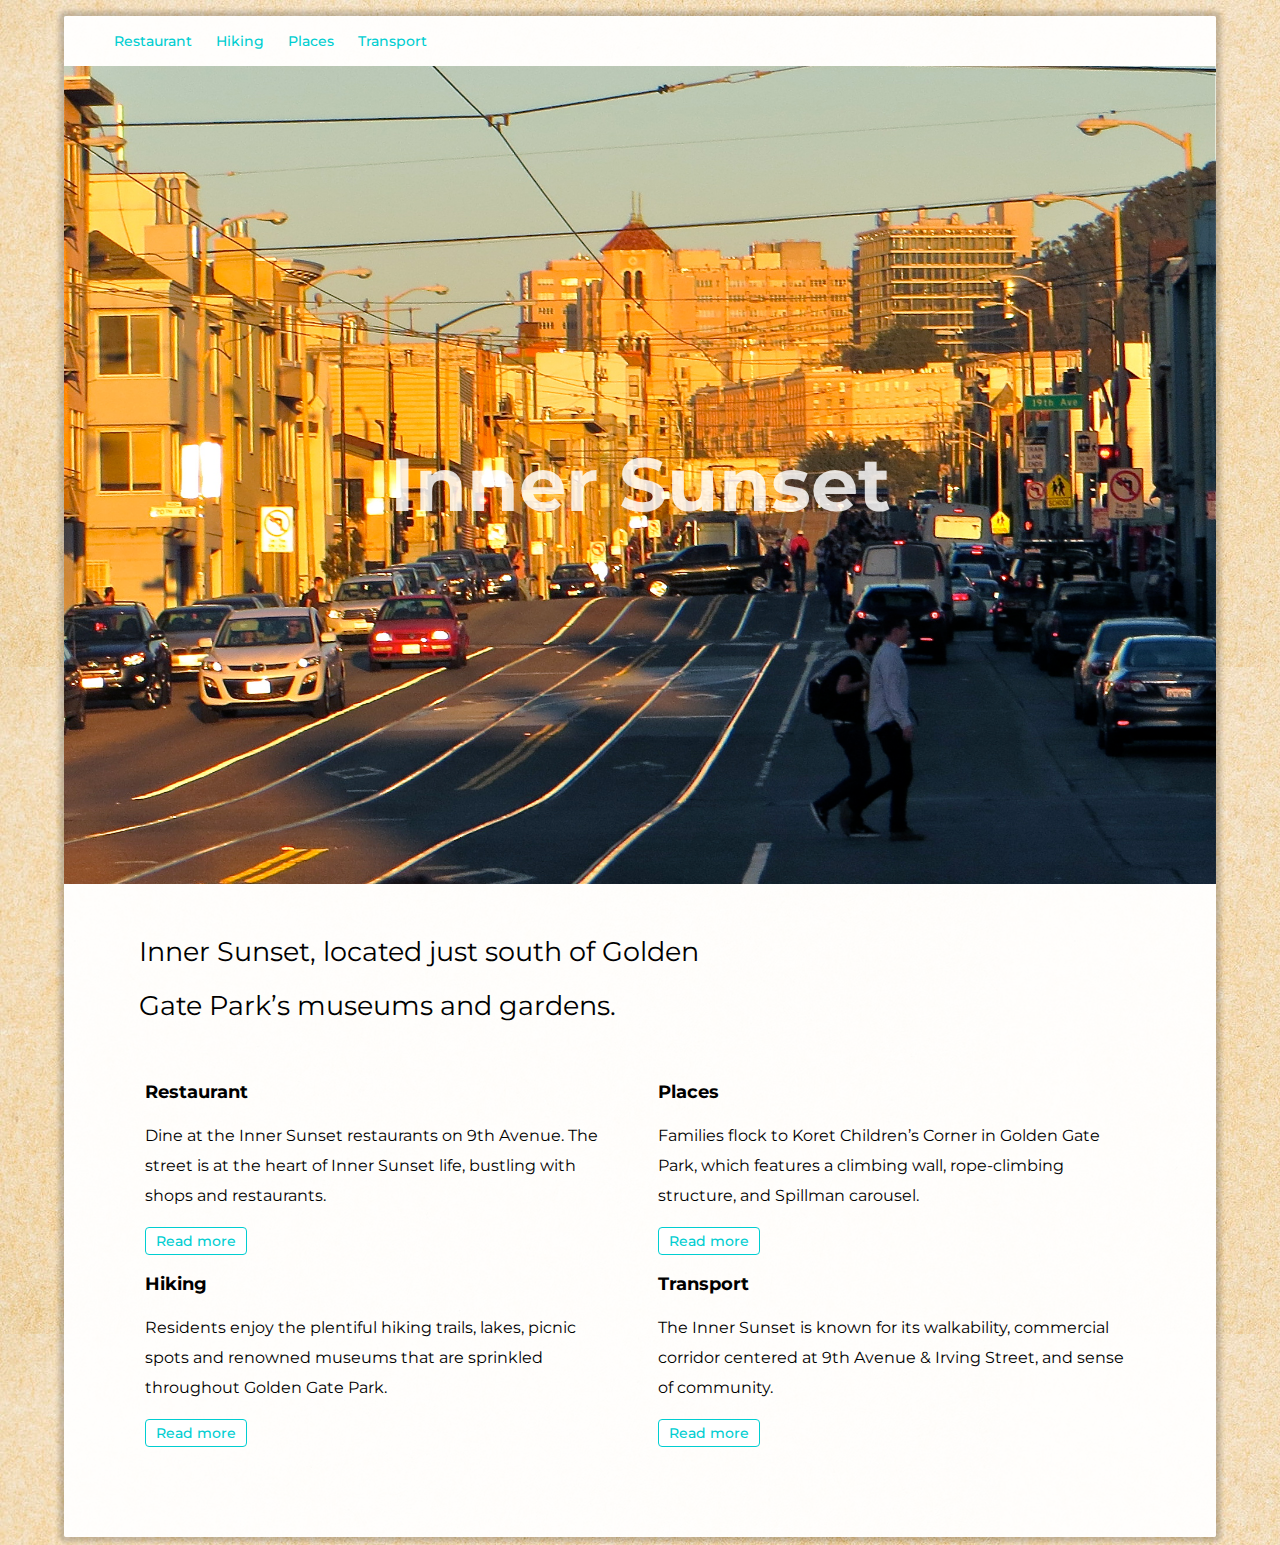
<file: Index.html>
<!DOCTYPE html>

<html>

	<head>
        
        <link href="https://fonts.googleapis.com/css2?family=Montserrat:wght@400;500;700&display=swap" rel="stylesheet">
        
		<title>Inner Sunset SF</title>

	    <link rel="stylesheet" href="css/home.css">

	</head>

	<body>
			<nav>
					<ul>
						<li><a href="Restaurant.html">Restaurant  </a></li>
						<li><a href="Hiking.html">Hiking  </a></li>
                        <li><a href="Places.html">Places </a></li>
						<li><a href="Transport.html">Transport</a></li>
					</ul>
			</nav>
        
                <div class="container">
				<img src="images/transport/Inner_sunset_at_sunset_-_judah_street,_san_francisco_(2012)_(8138493997).jpg"  alt="sunset">
                <div class="centered">Inner Sunset</div>
                </div>

			<article>
				
				<h2>Inner Sunset, located just south of Golden Gate Park’s museums and gardens.  </h2>

			</article>
        
        <div id="mainContent">
        <div class="column">
        <h3>Restaurant</h3>
        <p>Dine at the Inner Sunset restaurants on 9th Avenue. The street is at the heart of Inner Sunset life, bustling with shops and restaurants.</p>
            <a href="Restaurant.html" class="button">Read more</a>
        <h3>Hiking</h3>
        <p>Residents enjoy the plentiful hiking trails, lakes, picnic spots and renowned museums that are sprinkled throughout Golden Gate Park.</p>
            <a href="Hiking.html" class="button">Read more</a>
        </div>
            
        <div class="column">
        <h3> Places</h3>
        <p>Families flock to Koret Children’s Corner in Golden Gate Park, which features a climbing wall, rope-climbing structure, and Spillman carousel.</p>
             <a href="Places.html" class="button">Read more</a>
        <h3>Transport</h3>
        <p>The Inner Sunset is known for its walkability, commercial corridor centered at 9th Avenue & Irving Street, and sense of community. </p>
             <a href="Transport.html" class="button">Read more</a>
        </div>
       </div>
		
	</body>
	
</html>
</file>
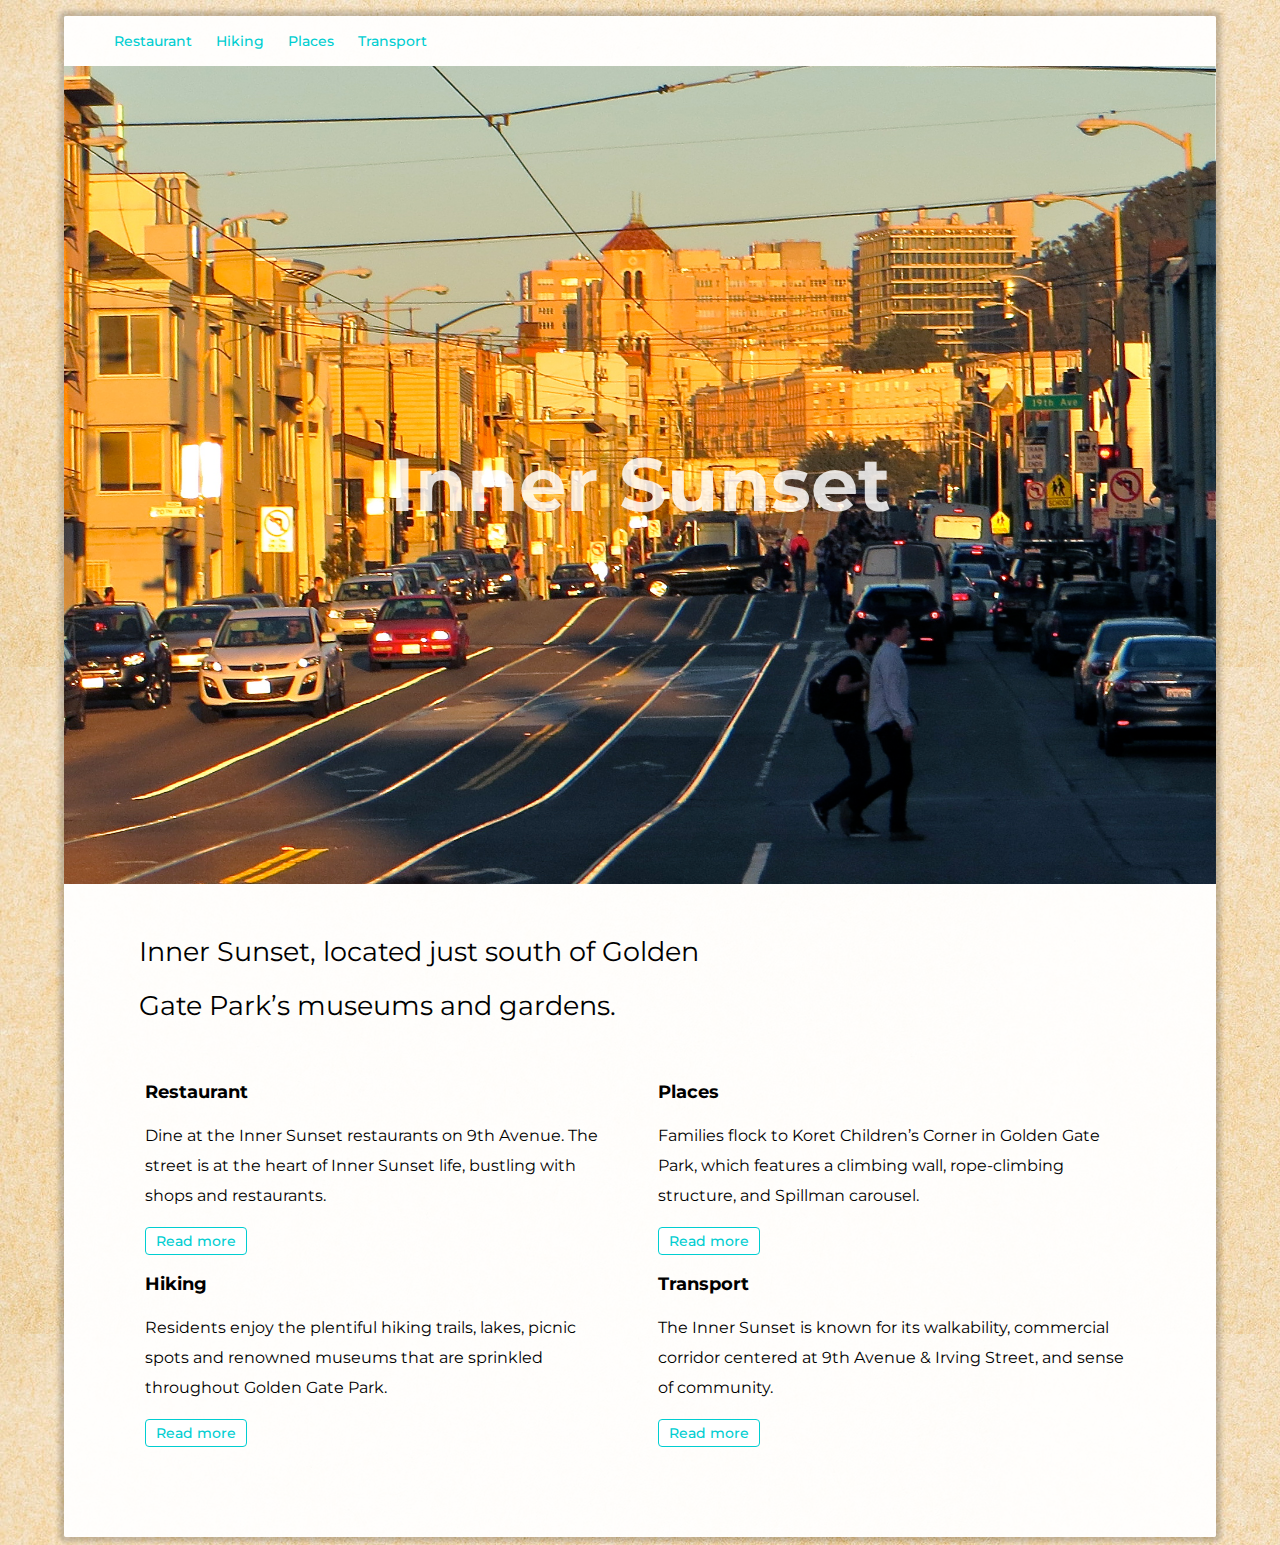
<file: index.html>
<!DOCTYPE html>

<html>

	<head>
        
        <link href="https://fonts.googleapis.com/css2?family=Montserrat:wght@400;500;700&display=swap" rel="stylesheet">
        
		<title>Inner Sunset SF</title>

	    <link rel="stylesheet" href="css/home.css">

	</head>

	<body>
			<nav>
					<ul>
						<li><a href="Restaurant.html">Restaurant  </a></li>
						<li><a href="Hiking.html">Hiking  </a></li>
                        <li><a href="Places.html">Places </a></li>
						<li><a href="Transport.html">Transport</a></li>
					</ul>
			</nav>
        
                <div class="container">
				<img src="images/transport/Inner_sunset_at_sunset_-_judah_street,_san_francisco_(2012)_(8138493997).jpg"  alt="sunset">
                <div class="centered">Inner Sunset</div>
                </div>

			<article>
				
				<h2>Inner Sunset, located just south of Golden Gate Park’s museums and gardens.  </h2>

			</article>
        
        <div id="mainContent">
        <div class="column">
        <h3>Restaurant</h3>
        <p>Dine at the Inner Sunset restaurants on 9th Avenue. The street is at the heart of Inner Sunset life, bustling with shops and restaurants.</p>
            <a href="Restaurant.html" class="button">Read more</a>
        <h3>Hiking</h3>
        <p>Residents enjoy the plentiful hiking trails, lakes, picnic spots and renowned museums that are sprinkled throughout Golden Gate Park.</p>
            <a href="Hiking.html" class="button">Read more</a>
        </div>
            
        <div class="column">
        <h3> Places</h3>
        <p>Families flock to Koret Children’s Corner in Golden Gate Park, which features a climbing wall, rope-climbing structure, and Spillman carousel.</p>
             <a href="Places.html" class="button">Read more</a>
        <h3>Transport</h3>
        <p>The Inner Sunset is known for its walkability, commercial corridor centered at 9th Avenue & Irving Street, and sense of community. </p>
             <a href="Transport.html" class="button">Read more</a>
        </div>
       </div>
		
	</body>
	
</html>
</file>
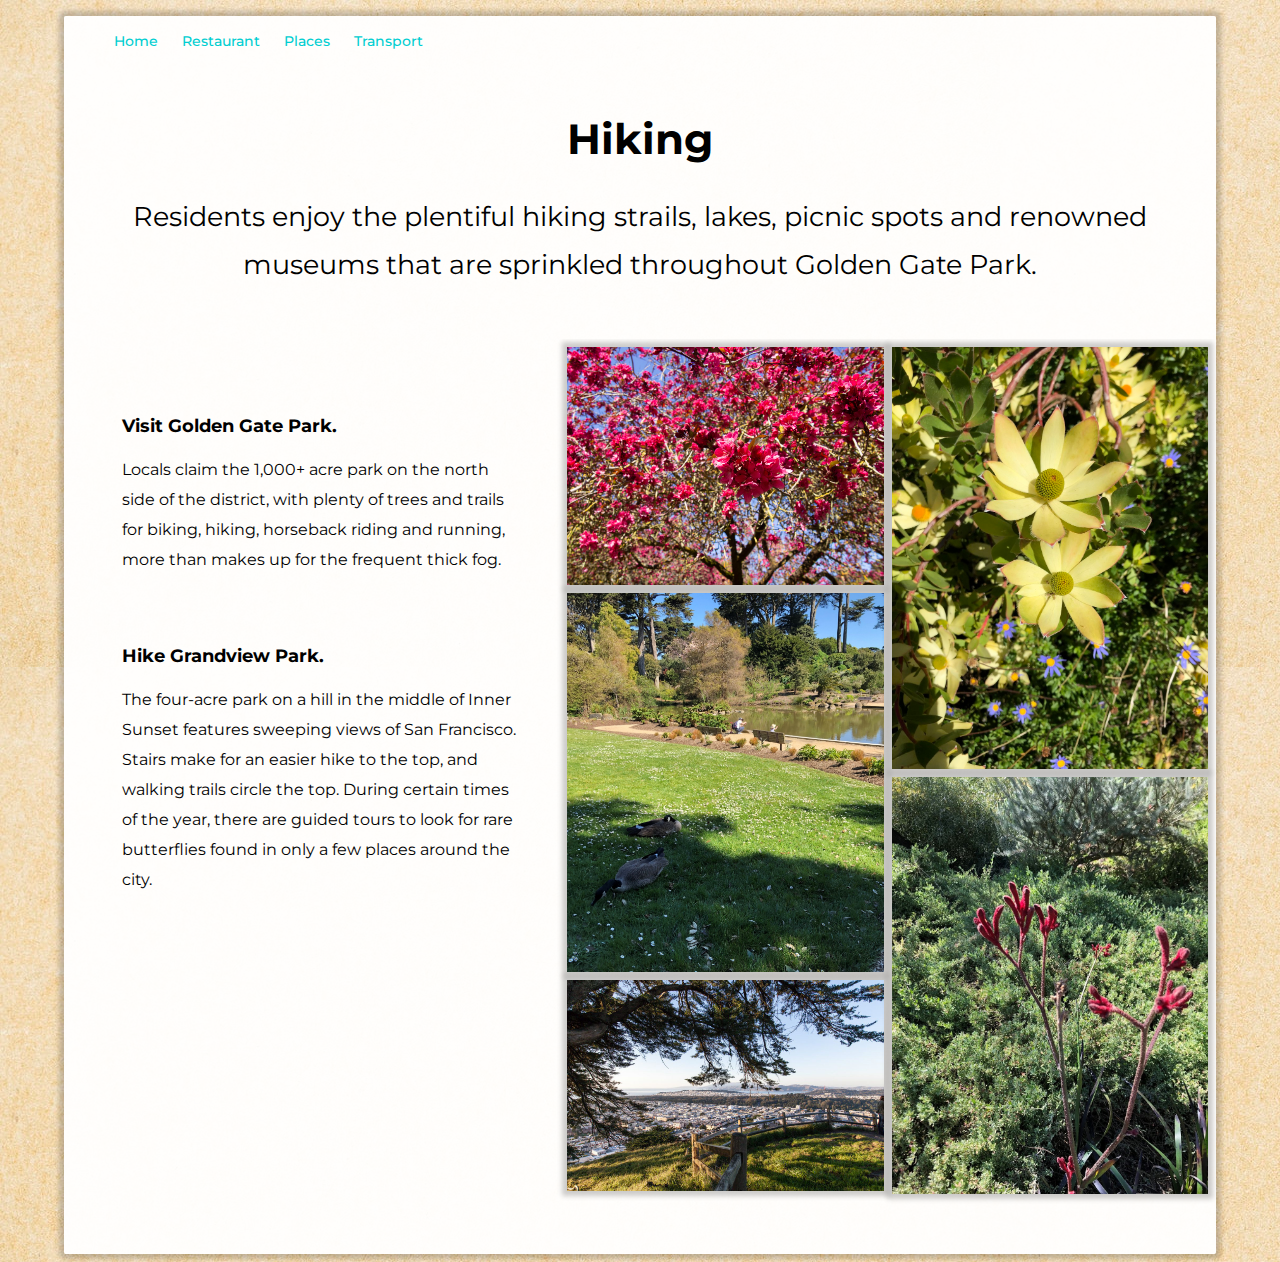
<file: Hiking.html>
<!DOCTYPE html>

<html>

	<head>

        <link href="https://fonts.googleapis.com/css2?family=Montserrat:wght@400;500;700&display=swap" rel="stylesheet">
        
		<title>Hiking</title>

	    <link rel="stylesheet" href="css/places.css">

	</head>

	<body>
			<nav>
					<ul>
						<li><a href="Index.html">Home  </a></li>
						<li><a href="Restaurant.html">Restaurant  </a></li>
                        <li><a href="Places.html">Places  </a></li>
						<li><a href="Transport.html">Transport</a></li>
					</ul>
			</nav>
<br>
            <h1>Hiking</h1>
					
				<h2>Residents enjoy the plentiful hiking strails, lakes, picnic spots and renowned museums that are sprinkled throughout Golden Gate Park.</h2>

        <div id="mainContent">
        <div class="left"> 
            <h3>Visit Golden Gate Park.</h3>
            <p> Locals claim the 1,000+ acre park on the north side of the district, with plenty of trees and trails for biking, hiking, horseback riding and running, more than makes up for the frequent thick fog.</p>

            <h3>Hike Grandview Park.</h3>
            <p> The four-acre park on a hill in the middle of Inner Sunset features sweeping views of San Francisco. Stairs make for an easier hike to the top, and walking trails circle the top. During certain times of the year, there are guided tours to look for rare butterflies found in only a few places around the city.</p>
        </div>
                
            <div class="row"> 
                <div class="column">
                    <div class="container">
                        <input type="checkbox" id="hiking1">
                        <label for="hiking1">
                            <img src="images/hiking/3P1010132.jpg"  alt="plant1">
                        </label>
                    </div>
                    <div class="container">
                        <input type="checkbox" id="hiking2">
                        <label for="hiking2">
                            <img src="images/hiking/image-asset%20(4).jpeg"  alt="Golden gate park">
                         </label>
                    </div>
                    <div class="container">
                        <input type="checkbox" id="hiking3">
                        <label for="hiking3">
                            <img src="images/hiking/IMG_5477-2962076565-O.0.0.1450155500.0.jpg" alt="Gradview park">
                        </label>
                    </div>
                </div>
                <div class="column">
                    <div class="container">
                        <input type="checkbox" id="hiking4">
                        <label for="hiking4">
                            <img src="images/hiking/image-asset%20(3).jpeg" alt="plant2">
                        </label>
                    </div>
                    <div class="container">
                        <input type="checkbox" id="hiking5">
                        <label for="hiking5">
                            <img src="images/hiking/image-asset%20(2).jpeg" alt="plant3">
                        </label>
                    </div>
                </div>
            </div>
        </div>
	</body>
	
</html>
</file>
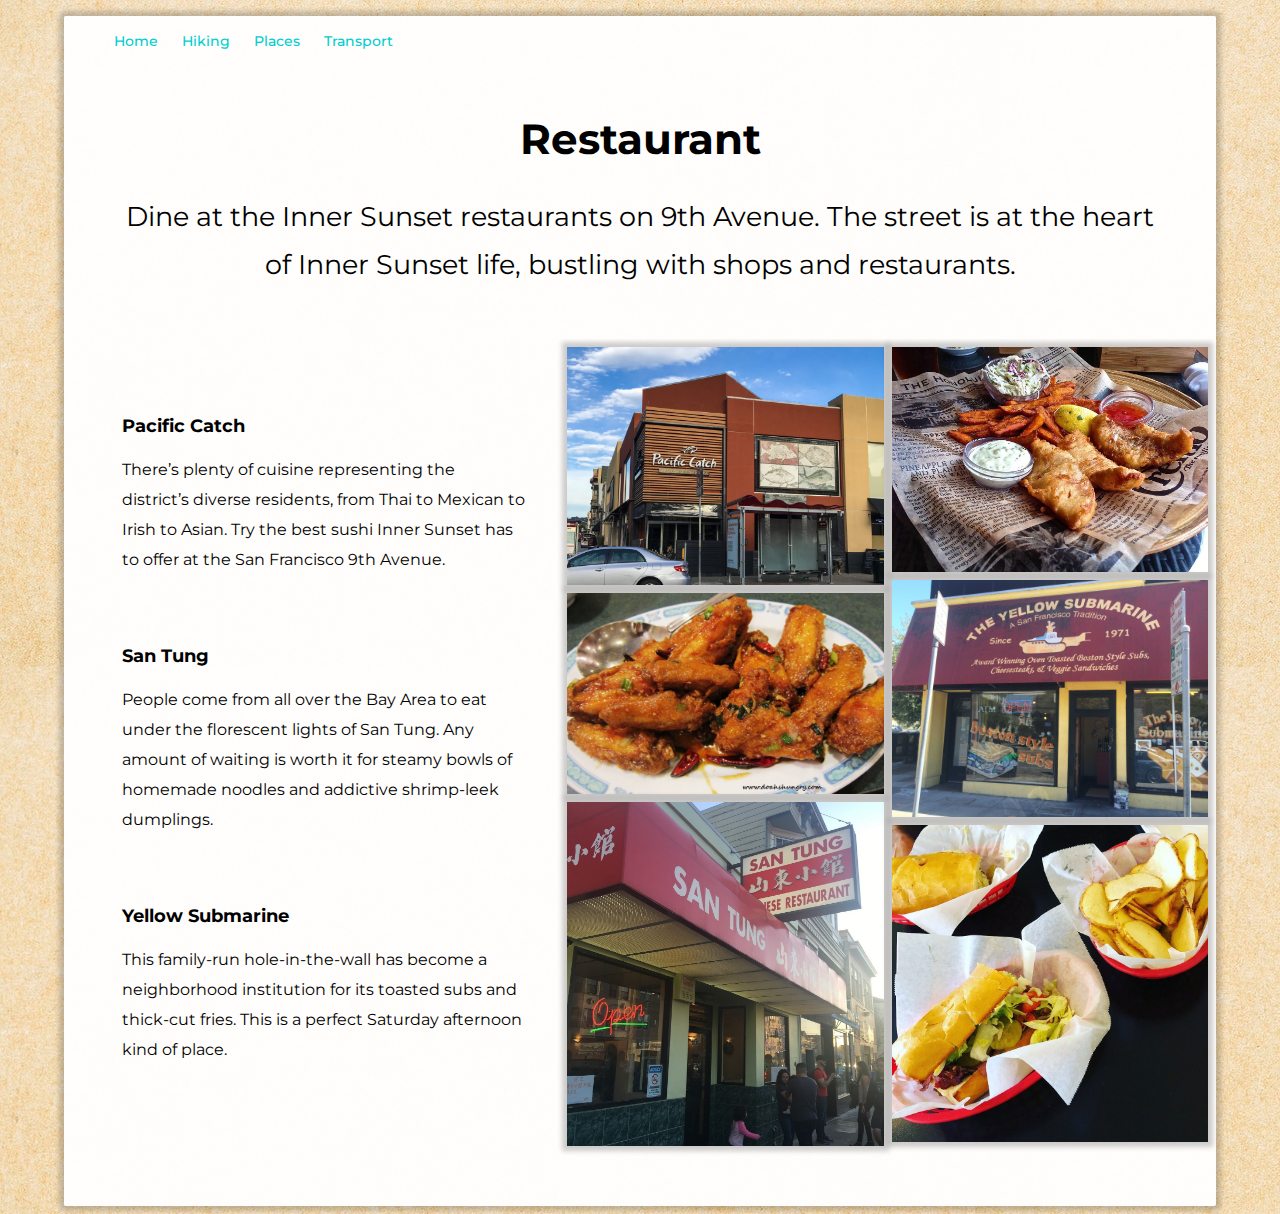
<file: Restaurant.html>
<!DOCTYPE html>

<html>

	<head>

        <link href="https://fonts.googleapis.com/css2?family=Montserrat:wght@400;500;700&display=swap" rel="stylesheet">
        
		<title>Restaurant</title>

	    <link rel="stylesheet" href="css/places.css">

	</head>

	<body>
			<nav>
					<ul>
						<li><a href="Index.html">Home  </a></li>
						<li><a href="Hiking.html">Hiking  </a></li>
                        <li><a href="Places.html">Places </a></li>
						<li><a href="Transport.html">Transport</a></li>
					</ul>
			</nav>
<br>
				<h1>Restaurant</h1>
					
				<h2>Dine at the Inner Sunset restaurants on 9th Avenue. The street is at the heart of Inner Sunset life, bustling with shops and restaurants. </h2>

        <div id="mainContent">
        <div class="left">
            <h3>Pacific Catch</h3>
            <p>There’s plenty of cuisine representing the district’s diverse residents, from Thai to Mexican to Irish to Asian. Try the best sushi Inner Sunset has to offer at the San Francisco 9th Avenue.
</p>
            
            <h3>San Tung</h3>
            <p> People come from all over the Bay Area to eat under the florescent lights of San Tung. Any amount of waiting is worth it for steamy bowls of homemade noodles and addictive shrimp-leek dumplings. </p>

            <h3>Yellow Submarine</h3>
            <p> This family-run hole-in-the-wall has become a neighborhood institution for its toasted subs and thick-cut fries. This is a perfect Saturday afternoon kind of place.  </p>
			
        </div>
            <div class="row"> 
                <div class="column">
                    <div class="container">
                        <input type="checkbox" id="restraunt1">
                        <label for="restraunt1">
                            <img src="images/food/Pacific-Catch-Inner-Sunset-1024x768.jpg"  alt="pacific catch">
                        </label>
                    </div>
                    <div class="container">
                        <input type="checkbox" id="restraunt2">
                        <label for="restraunt2">
                            <img src="images/food/099a.jpg"  alt="chicken winds">
                        </label>
                    </div>
                    <div class="container">
                        <input type="checkbox" id="restraunt3">
                        <label for="restraunt3">
                            <img src="images/food/IMG_5494.JPG" alt="san tung">
                     </label>
                    </div>
                </div>
                <div class="column">
                    <div class="container">
                        <input type="checkbox" id="restraunt4">
                        <label for="restraunt4">
                            <img src="images/food/627d8a543126ea1b629e52ac0283029b.jpg" alt="fish">
                        </label>
                    </div>
                    <div class="container">
                        <input type="checkbox" id="restraunt5">
                        <label for="restraunt5">
                            <img src="images/food/b3afceaa6a2ef8cd40823e381112d5eb.jpg"  alt="yellow sub">
                        </label>
                    </div>
                    <div class="container">
                        <input type="checkbox" id="restraunt6">
                        <label for="restraunt6">
                            <img src="images/food/o%20(2).jpg"  alt="subs">
                        </label>
                    </div>
                </div>
            </div>
        </div>

	</body>
	
</html>
</file>
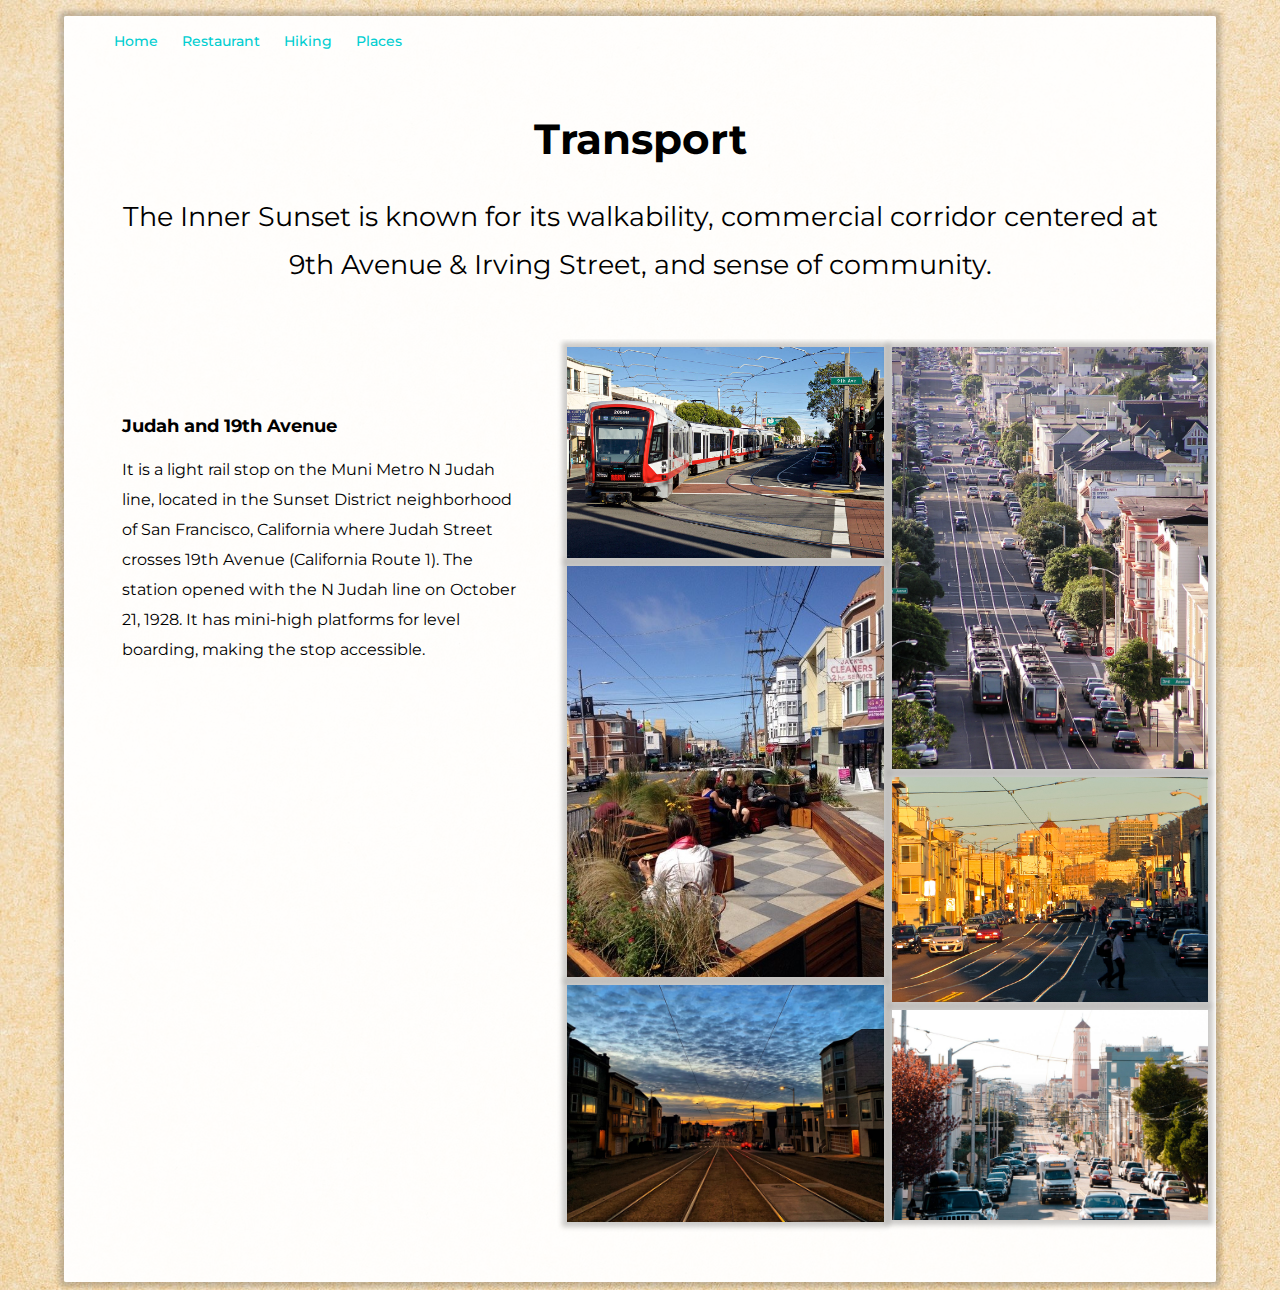
<file: Transport.html>
<!DOCTYPE html>

<html>

	<head>
        
        <link href="https://fonts.googleapis.com/css2?family=Montserrat:wght@400;500;700&display=swap" rel="stylesheet">

		<title>Transport</title>

	    <link rel="stylesheet" href="css/places.css">

	</head>

	<body>	
			<nav>
					<ul>
                        <li><a href="Index.html">Home  </a></li>
						<li><a href="Restaurant.html">Restaurant  </a></li>
						<li><a href="Hiking.html">Hiking  </a></li>
                        <li><a href="Places.html">Places  </a></li>
					</ul>
			</nav>
<br>
				<h1>Transport</h1>
					
				<h2>The Inner Sunset is known for its walkability, commercial corridor centered at 9th Avenue & Irving Street, and sense of community. </h2>

        <div id="mainContent">
        <div class="left"> 
            <h3>Judah and 19th Avenue</h3>
            <p>It is a light rail stop on the Muni Metro N Judah line, located in the Sunset District neighborhood of San Francisco, California where Judah Street crosses 19th Avenue (California Route 1). The station opened with the N Judah line on October 21, 1928. It has mini-high platforms for level boarding, making the stop accessible.</p>
            </div>
            
            <div class="row">
                <div class="column">
                    <div class="container">
                        <input type="checkbox" id="transport1">
                        <label for="transport1">
                            <img src="images/transport/20061567_web1_200108-sfe-njudahinnersunset-014.jpg"  alt="train">
                        </label>
                    </div>
                    <div class="container">
                        <input type="checkbox" id="transport2">
                        <label for="transport2">
                            <img src="images/transport/parklet3.jpg" height="46%"  alt="parklet">
                        </label>
                    </div>
                    <div class="container">
                        <input type="checkbox" id="transport3">
                        <label for="transport3">
                            <img src="images/transport/KKAOGJy.jpg"  alt="road">
                        </label>
                    </div>
                </div>
                <div class="column">
                    <div class="container">
                        <input type="checkbox" id="transport4">
                        <label for="transport4">
                            <img src="images/transport/91699025_3967be2a7d_b.jpg" alt="road1">
                        </label>
                    </div>
                    <div class="container">
                        <input type="checkbox" id="transport5">
                        <label for="transport5">
                             <img src="images/transport/Inner_sunset_at_sunset_-_judah_street,_san_francisco_(2012)_(8138493997).jpg" alt="Sunset">
                        </label>
                        </div>
                    <div class="container">
                        <input type="checkbox" id="transport6">
                        <label for="transport6">
                            <img src="images/transport/JUDAH-2-1600x1067.jpg" alt="church road">
                        </label>
                    </div>
                </div>
            </div>   
        </div>
			
	</body>
	
</html>
</file>
<file: css/home.css>
html {
    background-image:url(../images/rm21-paper-jira-8919.jpg);  
    }

body {
    width: 90%;
    margin-right: auto;
    margin-left: auto; 
    background-color: rgba(255, 255, 255, 0.95);
    border-radius: 2px;
    box-shadow: 0 0 12px 4px rgba(0,0,0,.1);
    font-family: 'Montserrat', sans-serif;
    text-align:left;
    box-shadow: 0 0 5px 5px rgba(0,0,0,.2);
    }

ul {
    list-style:none;
    padding-left: 50px;
    padding-top: 15px;
    }

li {
    display: inline-block;
    margin-right: 20px;
    }

a {
    color: darkturquoise;
    font-size: 13.5px;
    font-weight: 500;
    text-decoration:none;
    }

a:hover {
    color:#000;
    }

img {
    max-width: 100%;
    margin-right: auto;
    margin-left: auto;
    }

article {
    padding: 0 500px 0 75px;
    }

h2 {
    font-size: 27px;
    line-height: 54px;
    font-weight: 400;
    color: #000;
    margin-bottom: auto;
    }

h3 {
    font-size: 18px;
    color: #000;
    font-family: 'Montserrat', sans-serif;
    }

p {
    font-size: 16px;
    line-height: 30px;
    color: #000;
    font-family: 'Montserrat', sans-serif;
    }

.container {
  position:relative;
  text-align: center;
  font-size: 75px;
  font-weight: 700;
  color: rgba(255, 255, 255, 0.83);
}

.centered {
  position: absolute;
  top: 50%;
  left: 50%;
  transform: translate(-50%, -50%);
}

#mainContent {
    width:90%;
    margin: 0 auto;
    overflow: hidden;
    padding-bottom: 60px;
}


.column {
  padding: 0  6px;
  width:45%;
  float:left;
  margin:30px 1.66%;
}

.button {
  background-color: white; 
  color: darkturquoise;
  border: 1px solid darkturquoise;
  border-radius: 4px;
  padding: 5px 10px;
  text-align: center;
  text-decoration: none;
  display: inline-block;
}
</file>
<file: css/places.css>
html {
    background-image:url(../images/rm21-paper-jira-8919.jpg);
    }

body {
    width: 90%;
    margin-right: auto;
    margin-left: auto;
    background-color: rgba(255, 255, 255, 0.95);
    border-radius: 2px;
    box-shadow: 0 0 12px 4px rgba(0,0,0,.1);
    font-family: 'Montserrat', sans-serif;
    text-align:left;
    box-shadow: 0 0 5px 5px rgba(0,0,0,.2);
    }

ul {
    list-style:none;
    padding-left: 50px;
    padding-top: 15px;
    }

li {
    display: inline-block;
    margin-right: 20px;
    }

a {
    color: darkturquoise;
    font-size: 13.5px;
    font-weight: 500;
    text-decoration:none;
    }

a:hover {
    color:#000;
    }

img {
    box-shadow: 0 0 5px 5px rgba(0,0,0,.2);
    max-width: 100%; 
    object-fit: cover;
    margin-right: auto;
    margin-left: auto;
    }


h1 {
    font-size: 42px;
    font-weight: 700;
    color: #000;
    text-align: center;
    }

h2 {
    font-size: 27px;
    line-height: 48px;
    font-weight: 400;
    color: #000;
    text-align: center;
    margin-bottom: 50px;
    padding:0 50px 0 50px;
    }

h3 {
    font-size: 18px;
    color: #000;
    font-family: 'Montserrat', sans-serif;
    }

p {
    font-size: 16px;
    line-height: 30px;
    color: #000;
    font-family: 'Montserrat', sans-serif;
    margin-bottom: 70px;
    }

#mainContent {
    width:100%;
    margin:0 auto;
    overflow: hidden;
    text-align: left;
}

.left {
  width:35%;
  float:left;
  padding-top:5%; 
  padding-left: 5%;
  padding-right: 3%
}


.row {
  display:flex;
  flex-wrap:wrap;
  padding: 0 4px;
}

.column {
  flex: 25%;
  max-width: 50%;
  padding: 0  4px;
  margin-bottom: 60px;
}

.column img {
  margin-top: 8px;
  vertical-align: middle;
  width: 100%;
}


@media screen and (max-width: 800px) {
  .column {
    flex: 100%;
    max-width: 100%;
  }
}

input[type=checkbox] {
  display: none;
}

.container img {
  transition: transform 0.25s ease;
  cursor: zoom-in;
}

input[type=checkbox]:checked ~ label > img {
  transform: scale(2);
  cursor: zoom-out;
}
</file>
